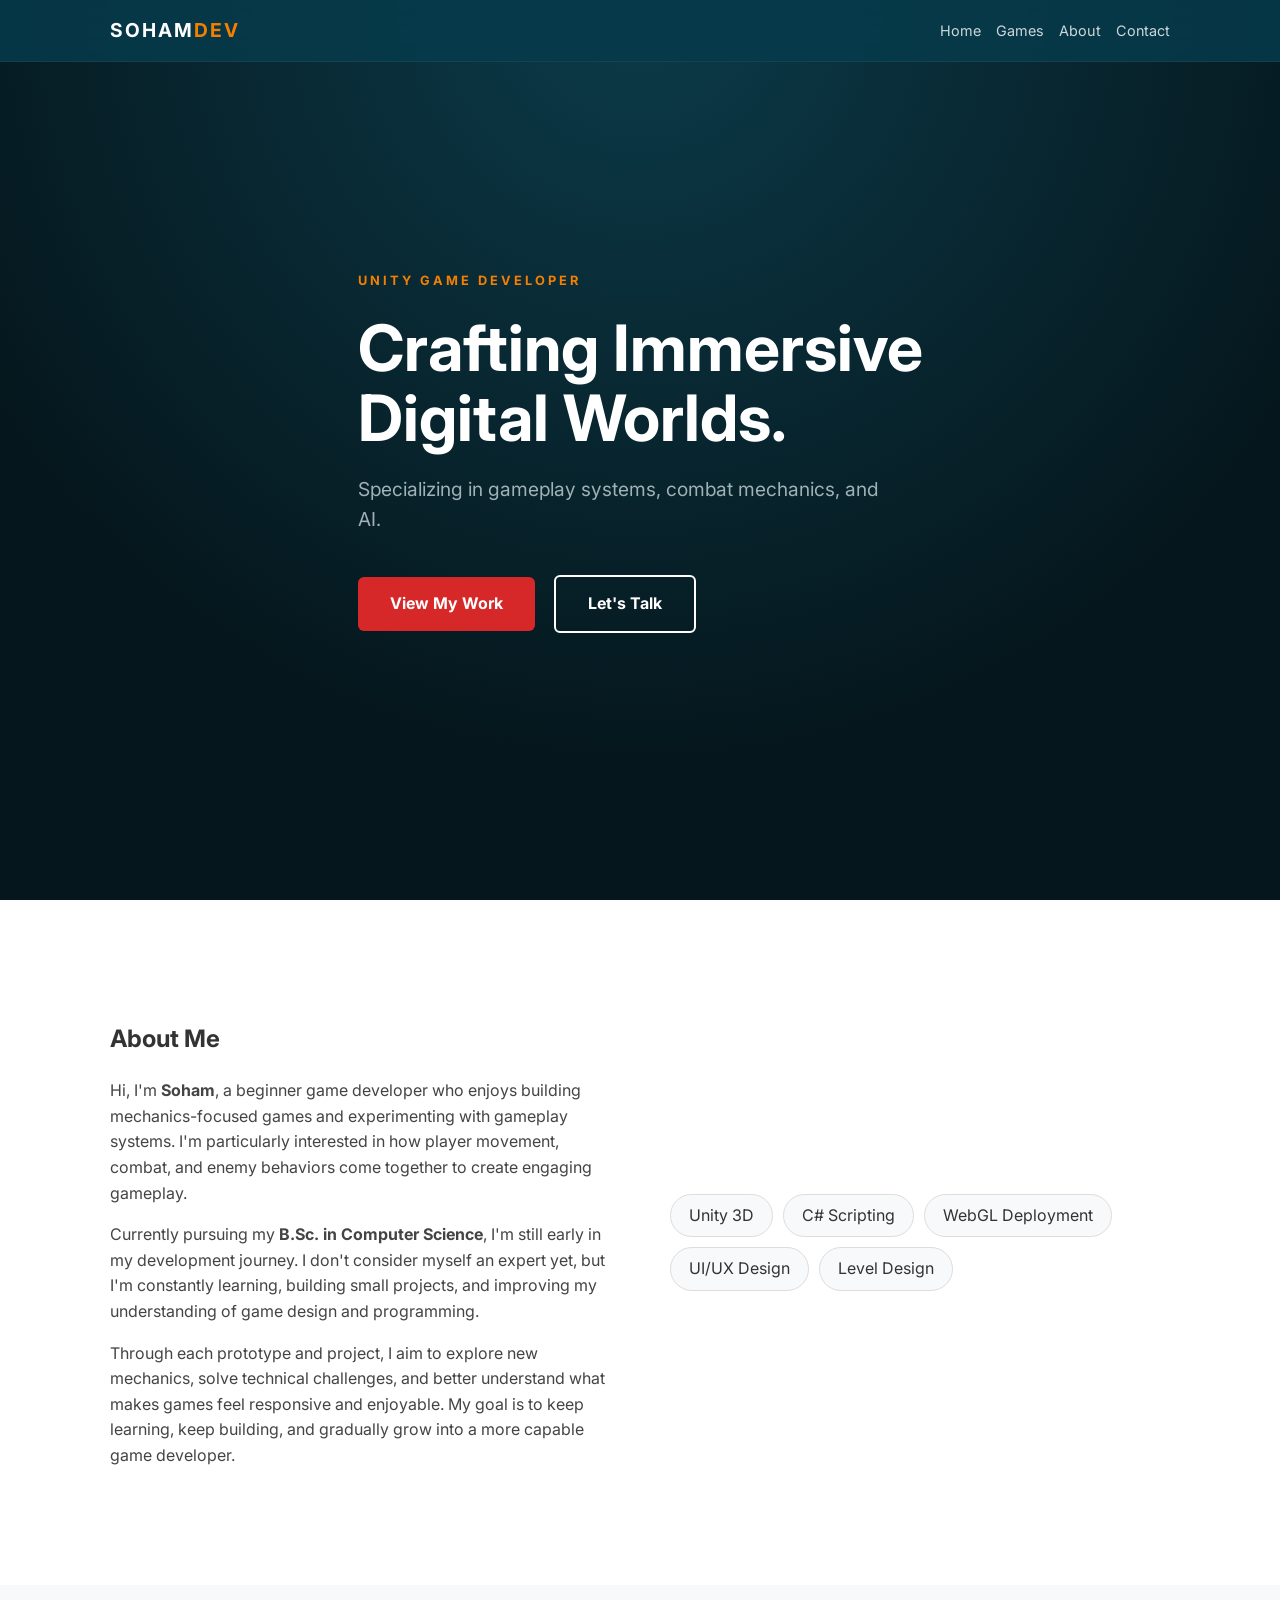
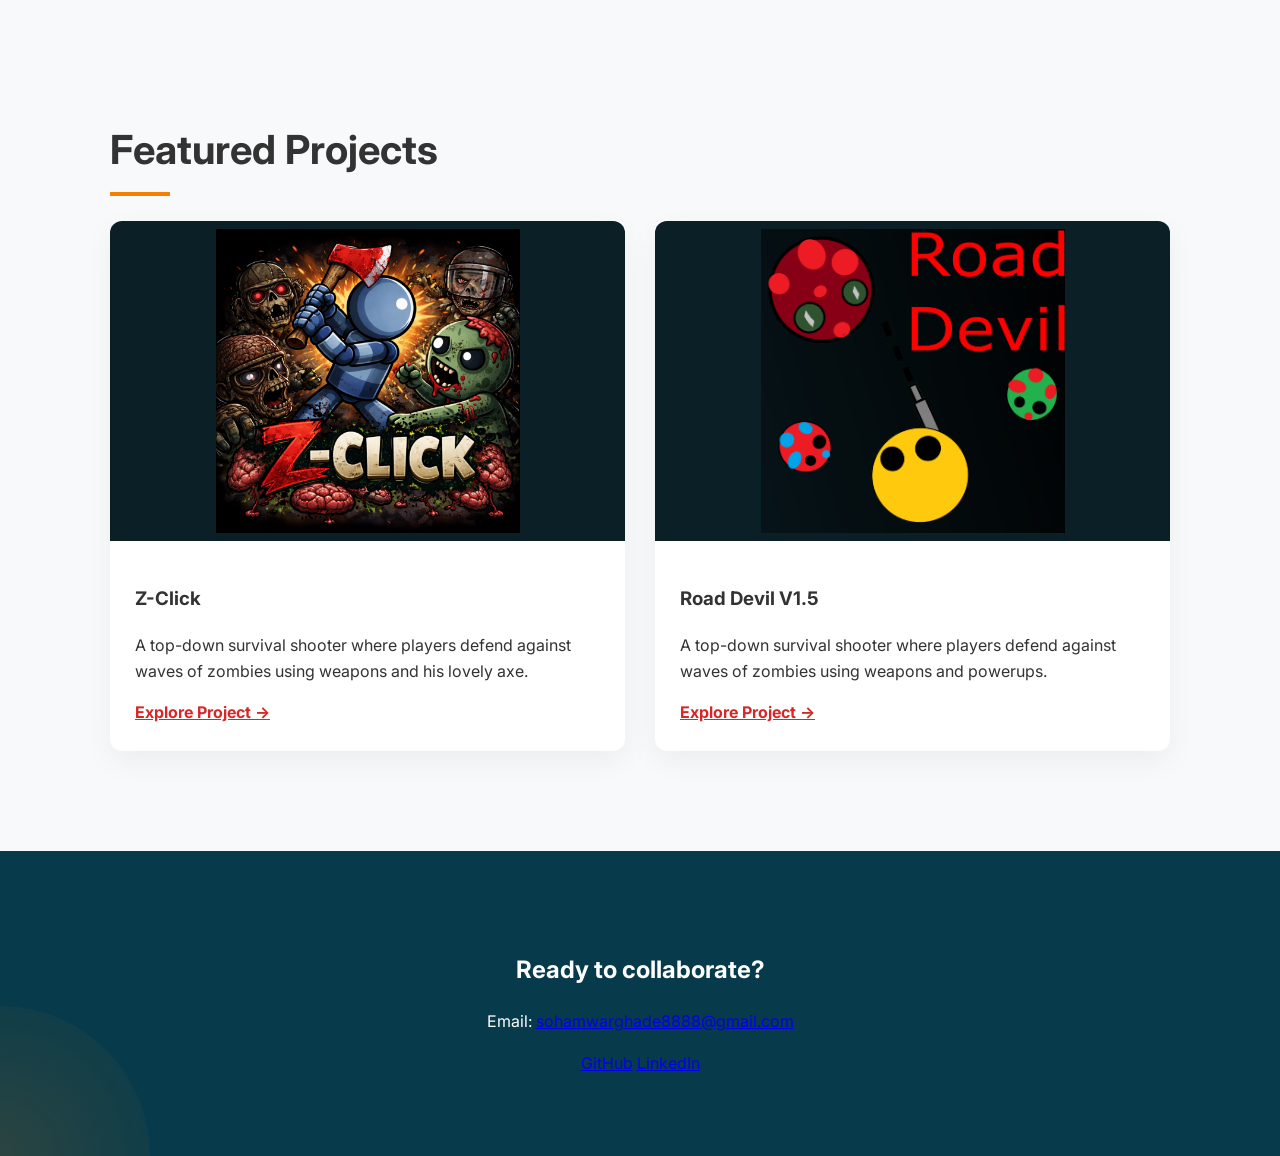
<file: index.html>
<!DOCTYPE html>
<html lang="en">

<head>
    <meta charset="UTF-8">
    <meta name="viewport" content="width=device-width, initial-scale=1.0">
    <title>SOHAM | Unity Game Developer</title>
    <link rel="stylesheet" href="style.css">
    <link href="https://fonts.googleapis.com/css2?family=Inter:wght@300;400;700&display=swap" rel="stylesheet">
    <link rel="icon" href="images/favicon.png">

    <meta name="description"
        content="Unity game developer portfolio showcasing gameplay systems, combat mechanics, and AI-based projects.">
    <meta name="keywords" content="Unity Developer, Game Developer, Indie Game Dev, Soham Warghade, Portfolio">
    <meta name="author" content="Soham Warghade">
</head>

<body>

    <nav class="navbar">
        <div class="container">
            <h2 class="logo">
                <a href="index.html">SOHAM<span>DEV</span></a>
            </h2>
            <ul class="nav-links">
                <li><a href="#">Home</a></li>
                <li><a href="#games">Games</a></li>
                <li><a href="#about">About</a></li>
                <li><a href="#contact">Contact</a></li>
            </ul>
        </div>
    </nav>

    <header class="hero">
        <div class="container">
            <span class="badge">Unity Game Developer</span>
            <h1>Crafting Immersive <br>Digital Worlds.</h1>
            <p>Specializing in gameplay systems, combat mechanics, and AI.</p>
            <div class="hero-btns">
                <a href="#games" class="btn">View My Work</a>
                <a href="#contact" class="btn btn-outline">Let's Talk</a>
            </div>
        </div>
    </header>

    <section id="about" class="about reveal">
        <div class="container grid-2">
            <div class="about-text">
                <h2>About Me</h2>

                <p class="about-text">
                    Hi, I'm <strong>Soham</strong>, a beginner game developer who enjoys building mechanics-focused
                    games and experimenting with gameplay systems. I'm particularly interested in how player movement,
                    combat, and enemy behaviors come together to create engaging gameplay.
                </p>

                <p class="about-text">
                    Currently pursuing my <strong>B.Sc. in Computer Science</strong>, I'm still early in my development
                    journey.
                    I don't consider myself an expert yet, but I'm constantly learning, building small projects,
                    and improving my understanding of game design and programming.
                </p>

                <p class="about-text">
                    Through each prototype and project, I aim to explore new mechanics, solve technical challenges,
                    and better understand what makes games feel responsive and enjoyable. My goal is to keep learning,
                    keep building, and gradually grow into a more capable game developer.
                </p>
            </div>
            <div class="skills-grid">
                <div class="skill-tag">Unity 3D</div>
                <div class="skill-tag">C# Scripting</div>
                <div class="skill-tag">WebGL Deployment</div>
                <div class="skill-tag">UI/UX Design</div>
                <div class="skill-tag">Level Design</div>
            </div>
        </div>
    </section>

    <section id="games" class="games reveal">
        <div class="container">
            <h2 class="section-title">Featured Projects</h2>
            <div class="games-grid">
                <div class="game-card" id="Z-Click_Card">
                    <div class="card-img">
                        <img src="images/Z-Click/icon.png" alt="Z-Click">
                    </div>
                    <div class="card-content">
                        <h3>Z-Click</h3>
                        <p>A top-down survival shooter where players defend against waves of zombies using
                            weapons and his lovely axe.</p>
                        <a href="games/Z-Click.html" class="card-link">Explore Project →</a>
                    </div>
                </div>

                <div class="game-card" id="Road_Devil_Card">
                    <div class="card-img">
                        <img src="images/Road Devil/icon.png" alt="Zombie Defense">
                    </div>
                    <div class="card-content">
                        <h3>Road Devil V1.5</h3>
                        <p>A top-down survival shooter where players defend against waves of zombies using
                            weapons and powerups.</p>
                        <a href="games/Road-Devil.html" class="card-link">Explore Project →</a>
                    </div>
                </div>



            </div>
        </div>
    </section>

    <footer id="contact" class="contact">
        <div class="container">
            <h2>Ready to collaborate?</h2>
            <p>Email: <a href="mailto:sohamwarghade8888@gmail.com">sohamwarghade8888@gmail.com</a></p>
            <div class="social-links">
                <a href="https://github.com/sohamwar8888">GitHub</a>
                <a href="#">LinkedIn</a>
            </div>
        </div>
    </footer>

    <div class="cursor-glow"></div>

    <script>
        // Keeping your existing Scroll Reveal and Cursor Glow logic
        window.addEventListener("scroll", reveal);
        function reveal() {
            let reveals = document.querySelectorAll(".reveal");
            for (let i = 0; i < reveals.length; i++) {
                let windowHeight = window.innerHeight;
                let elementTop = reveals[i].getBoundingClientRect().top;
                if (elementTop < windowHeight - 100) {
                    reveals[i].classList.add("active");
                }
            }
        }



        const glow = document.querySelector(".cursor-glow");
        document.addEventListener("mousemove", e => {
            glow.style.left = e.clientX + "px";
            glow.style.top = e.clientY + "px";
        });
    </script>

    <script>
        document.addEventListener("DOMContentLoaded", () => {

            const lightbox = document.getElementById("lightbox");
            const lightboxImg = document.getElementById("lightbox-img");
            const closeBtn = document.querySelector(".lightbox-close");

            document.querySelectorAll(".ss-item img").forEach(img => {
                img.addEventListener("click", () => {
                    lightbox.classList.add("active");
                    lightboxImg.src = img.src;
                });
            });

            // Close when clicking outside image
            lightbox.addEventListener("click", (e) => {
                if (e.target === lightbox) {
                    lightbox.classList.remove("active");
                }
            });

            // Close button (❌)
            closeBtn.addEventListener("click", () => {
                lightbox.classList.remove("active");
            });

            // ESC key
            document.addEventListener("keydown", (e) => {
                if (e.key === "Escape") {
                    lightbox.classList.remove("active");
                }
            });

        });
    </script>
</body>

</html>
</file>
<file: style.css>
:root {
    --primary-dark: #073b4c;
    --accent-red: #d62828;
    --accent-orange: #f77f00;
    --soft-gold: #fcbf49;
    --bg-light: #f8f9fa;
    --text-main: #333;
    --transition: all .3s cubic-bezier(.4, 0, .2, 1);
}

/* RESET */
* {
    box-sizing: border-box;
}

body {
    margin: 0;
    font-family: 'Inter', sans-serif;
    color: var(--text-main);
    line-height: 1.6;
    overflow-x: hidden;
    background: #fff;
}

html {
    scroll-behavior: smooth;
}

.container {
    max-width: 1100px;
    margin: auto;
    padding: 0 20px;
}

/* NAVBAR */
.navbar {
    position: fixed;
    top: 0;
    width: 100%;
    z-index: 1000;
    background: rgba(7, 59, 76, .85);
    backdrop-filter: blur(12px);
    padding: 15px 0;
    border-bottom: 1px solid rgba(255, 255, 255, 0.05);
}

.navbar .container {
    display: flex;
    justify-content: space-between;
    align-items: center;
    flex-wrap: wrap;
}

.logo,
.logo a {
    color: white;
    margin: 0;
    font-size: 1.2rem;
    letter-spacing: 2px;
    text-decoration: none;
    transition: 0.3s;
}

.logo span {
    color: var(--accent-orange);
    transition: 0.3s;
}

.logo:hover span,
.logo:hover a {
    letter-spacing: 5px;
}

.nav-links {
    list-style: none;
    display: flex;
    gap: 30px;
    margin: 0;
    flex-wrap: wrap;
    gap: 15px;
}

.nav-links a {
    color: rgba(255, 255, 255, .8);
    text-decoration: none;
    font-size: .9rem;
    position: relative;
}

.nav-links a::after {
    content: "";
    position: absolute;
    width: 0%;
    height: 2px;
    bottom: -4px;
    left: 0;
    background: var(--accent-orange);
    transition: 0.3s;
}

.nav-links a:hover::after {
    width: 100%;
}

/* HERO */
.hero {
    height: 100vh;
    background: radial-gradient(circle at top, #0c3b4a, #05161c 70%);
    display: flex;
    align-items: center;
    color: white;
}

.badge {
    color: var(--accent-orange);
    text-transform: uppercase;
    font-weight: bold;
    letter-spacing: 3px;
    font-size: .8rem;
}

.hero h1 {
    font-size: 4rem;
    line-height: 1.1;
    margin: 20px 0;
}

.hero p {
    font-size: 1.2rem;
    color: #a0b1b7;
    max-width: 520px;
    margin-bottom: 40px;
}

/* BUTTONS */
.btn {
    padding: 14px 32px;
    border-radius: 6px;
    text-decoration: none;
    font-weight: bold;
    display: inline-block;
    border: none;
    background: var(--accent-red);
    color: white;
    transition: var(--transition);
}

.btn-outline {
    background: transparent;
    border: 2px solid white;
    margin-left: 15px;
}

.btn:hover {
    transform: translateY(-3px);
    background: var(--accent-orange);
    box-shadow: 0 10px 25px rgba(0, 0, 0, .3);
}

/* ABOUT */
.about {
    padding: 100px 0;
    background: white;
}

.grid-2 {
    display: grid;
    grid-template-columns: 1fr 1fr;
    gap: 60px;
    align-items: center;
}

.section-title {
    font-size: 2.5rem;
    margin-bottom: 25px;
    position: relative;
}

.section-title::after {
    content: "";
    width: 60px;
    height: 4px;
    background: var(--accent-orange);
    display: block;
    margin-top: 10px;
}

.about p {
    color: #444;
}

/* SKILLS */
.skills-grid {
    display: flex;
    flex-wrap: wrap;
    gap: 10px;
}

.skill-tag {
    background: var(--bg-light);
    padding: 8px 18px;
    border-radius: 50px;
    border: 1px solid #ddd;
}

/* GAMES */
.games {
    padding: 100px 0;
    background: var(--bg-light);
}

.games-grid {
    display: grid;
    grid-template-columns: repeat(auto-fit, minmax(300px, 1fr));
    gap: 30px;
}

.game-card {
    background: white;
    border-radius: 12px;
    overflow: hidden;
    transition: var(--transition);
    box-shadow: 0 10px 30px rgba(0, 0, 0, .05);
}

.game-card:hover {
    transform: translateY(-10px) scale(1.01);
    box-shadow: 0 20px 50px rgba(0, 0, 0, .2);
}

.card-img {
    height: 320px;
    background: #0b1f26;
    display: flex;
    align-items: center;
    justify-content: center;
}

.card-img img {
    width: auto;
    height: 95%;
    max-width: 80%;
    object-fit: contain;
}

.card-content {
    padding: 25px;
}

.card-link {
    color: var(--accent-red);
    font-weight: bold;
}

/* CONTACT */
.contact {
    background: var(--primary-dark);
    color: white;
    padding: 80px 0;
    text-align: center;
}

/* CURSOR */
.cursor-glow {
    position: fixed;
    width: 300px;
    height: 300px;
    background: radial-gradient(circle, rgba(247, 127, 0, .15), transparent);
    pointer-events: none;
    border-radius: 50%;
    transform: translate(-50%, -50%);
    pointer-events: none;
}

/* REVEAL */
.reveal {
    opacity: 0;
    transform: translateY(30px);
    transition: 1s;
}

.reveal.active {
    opacity: 1;
    transform: translateY(0);
}

/* ================= GAME PAGE ================= */

body.game-page {
    background: radial-gradient(circle at top, #0b1f26, #050d10 70%);
    color: #e6f1f5;
}

.game-header {
    padding: 120px 0 60px;
    background: linear-gradient(to bottom, rgba(7, 59, 76, 0.9), rgba(7, 59, 76, 0.4));
}

.game-tagline {
    color: #a0b1b7;
}

/* VIDEO */
.video-wrapper {
    border-radius: 12px;
    overflow: hidden;
    box-shadow: 0 20px 50px rgba(0, 0, 0, 0.6);

    display: flex;
    justify-content: center;
    align-items: center;
}

.video-wrapper video {
    width: 80%;
    height: auto;
    display: block;
    margin: 50px 10px;
    box-shadow: 0 10px 25px rgba(0, 0, 0, 0.6);
}

/* GRID */
.game-info-grid {
    display: grid;
    grid-template-columns: 1.5fr 1fr;
    gap: 40px;
    margin-top: 60px;
}

.features {
    background: rgba(255, 255, 255, 0.03);
    padding: 30px;
    border-radius: 12px;
}

.feature-list li {
    margin-bottom: 10px;
}

/* PLAY CARD */
.play-card {
    background: linear-gradient(145deg, rgba(214, 40, 40, 0.2), rgba(247, 127, 0, 0.1));
    padding: 30px;
    border-radius: 12px;
}

.btn-full {
    width: 100%;
    text-align: center;
    margin-bottom: 10px;
}

.btn-outline-dark {
    border: 2px solid rgba(255, 255, 255, 0.3);
    color: white;
    background: transparent;
}

/* SCREENSHOTS */
.screenshot-grid,
.controls-grid {
    display: grid;
    grid-template-columns: repeat(auto-fit, minmax(220px, 1fr));
    gap: 20px;
}

.ss-item {
    border-radius: 10px;
    overflow: hidden;
    cursor: pointer;
}

.ss-item img {
    width: 100%;
    transition: 0.4s;
}

.ss-item:hover img {
    transform: scale(1.08);
}

/* FOOTER */
.back-home {
    text-align: center;
    padding: 40px;
}

/* RESPONSIVE */
@media(max-width:900px) {
    .grid-2 {
        grid-template-columns: 1fr;
    }

    .game-info-grid {
        grid-template-columns: 1fr;
    }

    .hero h1 {
        font-size: 2.5rem;
    }
}

/* ===== MOBILE IMPROVEMENTS ===== */

@media(max-width:600px) {

    /* HERO FIX */
    .hero {
        height: auto;
        padding: 120px 0 60px;
        text-align: center;
    }

    .hero h1 {
        font-size: 2rem;
    }

    /* NAVBAR */
    .nav-links {
        gap: 15px;
        font-size: 0.8rem;
    }

    /* BUTTONS */
    .btn {
        width: 100%;
        text-align: center;
        padding: 14px;
    }

    .btn-outline {
        margin-left: 0;
    }

    /* GAME PAGE */
    .game-header {
        padding: 100px 0 40px;
        text-align: center;
    }

    /* SCREENSHOTS */
    .screenshot-grid {
        grid-template-columns: 1fr;
    }

    /* DISABLE CURSOR GLOW */
    .cursor-glow {
        display: none;
    }
}

/* ================= LIGHTBOX (SCREENSHOT VIEWER) ================= */

.lightbox {
    position: fixed;
    inset: 0;
    background: rgba(0, 0, 0, 0.95);
    display: flex;
    justify-content: center;
    align-items: center;
    z-index: 2000;
    display: none;
    opacity: 0;
    visibility: hidden;
    transition: 0.3s ease;
}

.lightbox.active {
    opacity: 1;
    visibility: visible;
    display: flex;
}

/* IMAGE */
.lightbox-img {
    max-width: 90%;
    max-height: 85%;
    border-radius: 12px;
    box-shadow: 0 30px 80px rgba(0, 0, 0, 0.9);

    transform: scale(0.8);
    transition: 0.3s ease;
}

.lightbox.active .lightbox-img {
    transform: scale(1);
}

/* CLOSE BUTTON */
.lightbox-close {
    position: absolute;
    top: 25px;
    right: 40px;
    font-size: 40px;
    color: white;
    cursor: pointer;
    transition: 0.2s;
}

.lightbox-close:hover {
    color: var(--accent-orange);
}

/* ================= SCREENSHOT HOVER UI ================= */

.ss-item {
    position: relative;
}

/* DARK OVERLAY */
.ss-item::after {
    content: "";
    position: absolute;
    inset: 0;
    background: rgba(0, 0, 0, 0.5);
    opacity: 0;
    transition: 0.3s;
}

/* TEXT OVERLAY */
.ss-item::before {
    content: "VIEW";
    position: absolute;
    top: 50%;
    left: 50%;
    transform: translate(-50%, -50%) scale(0.8);

    color: white;
    font-weight: bold;
    letter-spacing: 2px;
    font-size: 14px;

    opacity: 0;
    transition: 0.3s;
}

/* HOVER EFFECT */
.ss-item:hover::after {
    opacity: 1;
}

.ss-item:hover::before {
    opacity: 1;
    transform: translate(-50%, -50%) scale(1);
}

.ss-item::before,
.ss-item::after {
    pointer-events: none;
}

/* ================= SMALL POLISH ================= */

/* Make screenshots feel clickable */
.ss-item img {
    cursor: pointer;
}

/* Smooth zoom already exists, just enhance */
.ss-item:hover img {
    transform: scale(1.1);
}

/* ================= MOBILE LIGHTBOX ================= */

@media(max-width:600px) {
    .lightbox-img {
        max-width: 95%;
        max-height: 80%;
    }

    .lightbox-close {
        top: 15px;
        right: 20px;
        font-size: 30px;
    }
}
</file>
